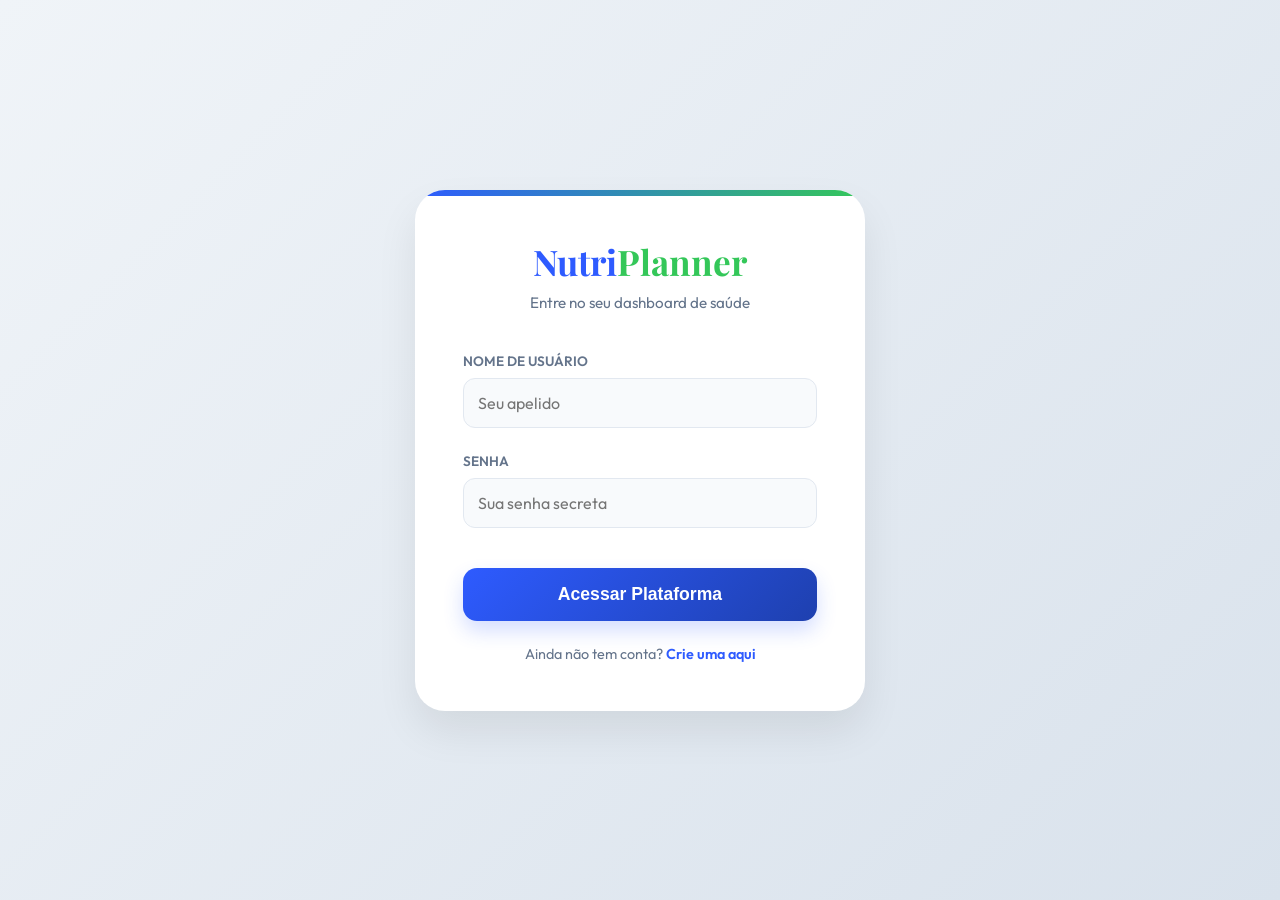
<file: index.html>
<!DOCTYPE html>
<html lang="pt-BR">
<head>
    <meta charset="UTF-8">
    <meta name="viewport" content="width=device-width, initial-scale=1.0">
    <title>Gerador de Cardápios Inteligente | NutriPlanner</title>
    <!-- Importando fontes modernas -->
    <link href="https://fonts.googleapis.com/css2?family=Outfit:wght@300;400;600&family=Playfair+Display:wght@700&display=swap" rel="stylesheet">
    
    <style>        :root {
            --primary-blue: #2E5BFF;
            --primary-green: #34C759;
            --primary-blue-soft: #E3F2FD;
            --bg-soft: #F8FAFC;
            --text-main: #1E293B;
            --white: #FFFFFF;
            --shadow: 0 10px 30px rgba(0, 0, 0, 0.05);
            --border-radius: 20px;
            --transition: all 0.4s cubic-bezier(0.165, 0.84, 0.44, 1);
        }

        * { margin: 0; padding: 0; box-sizing: border-box; }

        body {
            font-family: 'Outfit', sans-serif;
            background-color: var(--bg-soft);
            color: var(--text-main);
            line-height: 1.6;
        }

        .app-container { display: flex; min-height: 100vh; }
        /* SIDEBAR HARMONIZATION REFINED */
        .sidebar {
            width: 320px;
            background: var(--white);
            padding: 2.5rem 1.5rem;
            box-shadow: 4px 0 30px rgba(0, 0, 0, 0.03);
            z-index: 100;
            display: flex;
            flex-direction: column;
            gap: 2rem;
            position: sticky;
            top: 0;
            height: 100vh;
            border-right: 1px solid var(--border);
            overflow-y: auto;
        }

        .logo { margin-bottom: 0.5rem; text-align: center; }
        .logo h1 { font-family: 'Playfair Display', serif; font-size: 1.8rem; color: var(--primary-blue); letter-spacing: -0.5px; }
        .logo span { color: var(--primary-green); }

        .nav-sections { 
            display: flex; 
            flex-direction: column; 
            gap: 0.5rem;
            padding-bottom: 1.5rem;
            border-bottom: 1px solid var(--border);
        }
        
        .nav-link {
            display: flex; align-items: center; gap: 12px;
            padding: 12px 16px; text-decoration: none;
            color: #64748B; font-weight: 500;
            border-radius: 12px; background: transparent;
            transition: var(--transition); border: 1px solid transparent;
            font-size: 0.95rem;
        }
        .nav-link:hover { background: var(--primary-blue-soft); color: var(--primary-blue); }
        .nav-link.active { background: var(--primary-blue-soft); color: var(--primary-blue); font-weight: 600; border-color: rgba(46, 91, 255, 0.1); }

        .filter-section { display: flex; flex-direction: column; gap: 1rem; }
        
        .filter-section h3 {
            font-size: 0.7rem;
            text-transform: uppercase;
            letter-spacing: 1.5px;
            color: #94A3B8;
            padding-left: 0.5rem;
            opacity: 0.8;
        }

        .select-group { display: flex; flex-direction: column; gap: 0.5rem; }

        .radio-item {
            display: flex; align-items: center; gap: 12px;
            cursor: pointer; padding: 10px 14px;
            background: #F8FAFC; border: 1px solid transparent;
            border-radius: 10px; transition: var(--transition);
        }

        .radio-item:hover { border-color: var(--primary-blue); background: white; box-shadow: 0 4px 12px rgba(0,0,0,0.03); }
        .radio-item input { accent-color: var(--primary-blue); width: 16px; height: 16px; }
        .radio-item span { font-size: 0.85rem; font-weight: 450; color: #475569; }

        .generate-btn {
            background: linear-gradient(135deg, var(--primary-blue) 0%, #1E40AF 100%);
            color: var(--white);
            border: none;
            padding: 1.1rem;
            border-radius: 14px;
            font-size: 0.95rem;
            font-weight: 600;
            cursor: pointer;
            transition: var(--transition);
            box-shadow: 0 10px 25px rgba(46, 91, 255, 0.2);
            margin-top: 1rem;
            width: 100%;
        }

        .generate-btn:hover { transform: translateY(-2px); box-shadow: 0 15px 30px rgba(46, 91, 255, 0.3); }

        /* MAIN CONTENT OVERHAUL */
        .main-content { flex: 1; padding: 2.5rem 4rem; max-width: 1600px; margin: 0 auto; }

        .header-content {
            display: flex; justify-content: space-between; align-items: center;
            margin-bottom: 2.5rem; padding-bottom: 1.5rem; border-bottom: 1px solid var(--border);
        }

        .header-text h2 { font-family: 'Playfair Display', serif; font-size: 2.4rem; color: var(--text-main); line-height: 1.1; margin-bottom: 0.5rem; }
        .header-text p { color: #64748B; font-size: 1rem; }

        .cost-display {
            background: var(--white);
            padding: 0.7rem 1.5rem;
            border-radius: 12px;
            box-shadow: var(--shadow);
            border-left: 4px solid var(--primary-green);
            font-weight: 600;
            color: var(--text-main);
            white-space: nowrap;
        }

        .cost-display span { color: var(--primary-blue); font-size: 1.2rem; margin-left: 6px; }

        /* GRID SYSTEM REFINED */
        .menu-grid {
            display: grid;
            grid-template-columns: repeat(7, 1fr);
            gap: 1rem;
        }

        .day-card {
            background: var(--white);
            border-radius: 16px;
            padding: 1.2rem;
            box-shadow: var(--shadow);
            border-top: 4px solid var(--primary-blue);
            transition: var(--transition);
            animation: fadeIn 0.6s ease forwards;
            display: flex;
            flex-direction: column;
        }

        .day-card:hover { transform: translateY(-5px); border-top-color: var(--primary-green); box-shadow: 0 15px 35px rgba(0,0,0,0.08); }

        .day-card h4 { font-size: 0.95rem; margin-bottom: 1rem; color: var(--primary-blue); border-bottom: 1px solid #F1F5F9; padding-bottom: 6px; }

        .meal-box { margin-bottom: 1rem; }
        .meal-tag { font-size: 0.6rem; text-transform: uppercase; font-weight: 700; color: var(--primary-green); display: block; margin-bottom: 2px; opacity: 0.8; }
        .meal-name { font-size: 0.85rem; font-weight: 500; color: #334155; line-height: 1.2; }

        .empty-state { grid-column: 1 / span 7; text-align: center; padding: 12rem 2rem; border: 2px dashed #CBD5E1; border-radius: 24px; color: #94A3B8; font-size: 1rem; background: rgba(255,255,255,0.5); }

        @keyframes fadeIn { from { opacity: 0; transform: translateY(15px); } to { opacity: 1; transform: translateY(0); } }

        /* RESPONSIVE UPGRADES */
        @media (max-width: 1500px) { .menu-grid { grid-template-columns: repeat(4, 1fr); } }
        @media (max-width: 1200px) { .menu-grid { grid-template-columns: repeat(3, 1fr); } }
        @media (max-width: 1000px) {
            .app-container { flex-direction: column; }
            .sidebar { width: 100%; height: auto; position: static; padding: 1.5rem; border-right: none; border-bottom: 1px solid var(--border); flex-direction: row; flex-wrap: wrap; justify-content: space-between; align-items: flex-start; }
            .logo { width: 100%; border-bottom: 1px solid var(--border); padding-bottom: 1rem; margin-bottom: 1.5rem; }
            .nav-sections { width: 48%; border-bottom: none; }
            .filter-section { width: 48%; }
            .menu-grid { grid-template-columns: repeat(2, 1fr); gap: 1.5rem; padding: 1rem; }
            .header-content { flex-direction: column; gap: 1rem; text-align: center; }
        }
        @media (max-width: 650px) {
            .nav-sections, .filter-section { width: 100%; }
            .menu-grid { grid-template-columns: 1fr; }
        }

        /* DARK MODE OVERRIDES */
        body.dark-theme {
            --bg-soft: #0F172A;
            --white: #1E293B;
            --text-main: #F8FAFC;
            --primary-blue-soft: #334155;
            --border: #334155;
            --shadow: 0 10px 30px rgba(0, 0, 0, 0.3);
        }

        body.dark-theme .sidebar { border-right-color: #334155; }
        body.dark-theme .nav-link { color: #CBD5E1; }
        body.dark-theme .nav-link:hover { background: #334155; color: white; }
        body.dark-theme .radio-item { border-color: #334155; }
        body.dark-theme .radio-item span { color: #94A3B8; }
        body.dark-theme .header-content { border-bottom-color: #334155; }
        body.dark-theme .meal-name { color: #CBD5E1; }
        body.dark-theme .empty-state { border-color: #334155; }
    </style>
</head>
<body>

    <div class="app-container">
        <!-- SIDEBAR -->
        <aside class="sidebar">
            <div class="logo"><h1>Nutri<span>Planner</span></h1></div>

            <nav class="nav-sections">
                <a href="index.html" class="nav-link active">🥗 Gerador</a>
                <a href="dieta_andre.html" class="nav-link">👤 Meu Plano</a>
                <button class="nav-link" id="theme-toggle" style="width: 100%; border: none; cursor: pointer; text-align: left; background: transparent;">
                    🌓 Alternar Tema
                </button>
                <div id="userDisplay" style="margin-top: 1rem; padding: 10px; font-size: 0.8rem; color: var(--text-soft); border-top: 1px solid var(--border); display: flex; justify-content: space-between; align-items: center;">
                    <span id="welcomeName">Olá, Usuário</span>
                    <button onclick="logout()" style="background: none; border: none; color: #DC2626; cursor: pointer; font-weight: 600;">Sair</button>
                </div>
            </nav>

            <div class="filter-section">
                <h3>💰 Orçamento</h3>
                <div class="select-group">
                    <label class="radio-item"><input type="radio" name="budget" value="economico" checked><span>Econômico (R$ 10)</span></label>
                    <label class="radio-item"><input type="radio" name="budget" value="padrao"><span>Padrão (R$ 25)</span></label>
                    <label class="radio-item"><input type="radio" name="budget" value="premium"><span>Premium (R$ 50)</span></label>
                </div>
            </div>

            <div class="filter-section">
                <h3>🥬 Dieta</h3>
                <div class="select-group">
                    <label class="radio-item"><input type="radio" name="diet" value="todos" checked><span>Sem restrições</span></label>
                    <label class="radio-item"><input type="radio" name="diet" value="vegetarian"><span>Vegetariana</span></label>
                    <label class="radio-item"><input type="radio" name="diet" value="fit"><span>Fit / Saudável</span></label>
                </div>
            </div>

            <div class="filter-section">
                <h3>🎯 Objetivo</h3>
                <div class="select-group">
                    <label class="radio-item"><input type="radio" name="goal" value="todos" checked><span>Todos</span></label>
                    <label class="radio-item"><input type="radio" name="goal" value="perder-peso"><span>Perder Peso</span></label>
                    <label class="radio-item"><input type="radio" name="goal" value="ganho-massa"><span>Ganho de Massa</span></label>
                </div>
            </div>

            <div class="filter-section">
                <h3>🍽️ Refeições</h3>
                <div class="select-group">
                    <label class="radio-item"><input type="checkbox" name="meal-type" value="Café" checked><span>Café da Manhã</span></label>
                    <label class="radio-item"><input type="checkbox" name="meal-type" value="Almoço" checked><span>Almoço</span></label>
                    <label class="radio-item"><input type="checkbox" name="meal-type" value="Jantar" checked><span>Jantar</span></label>
                </div>
            </div>

            <button class="generate-btn" id="btn-gerar">Atualizar Cardápio</button>
        </aside>

        <!-- MAIN -->
        <main class="main-content">
            <header class="header-content">
                <div class="header-text">
                    <h2>Weekly Planner</h2>
                    <p>Variedade garantida e controle de gastos.</p>
                </div>
                <div class="cost-display" id="cost-info">
                    Custo Semanal: <span id="total-cost">R$ 0,00</span>
                </div>
            </header>

            <div class="menu-grid" id="container">
                <div class="empty-state">Personalize seus filtros e o cardápio será gerado automaticamente.</div>
            </div>
        </main>
    </div>

    <!-- JAVASCRIPT -->
    <script>
        // AUTH GUARD
        const sessionUser = JSON.parse(localStorage.getItem('sessionUser'));
        if (!sessionUser) {
            window.location.href = 'login.html';
        } else {
            document.getElementById('welcomeName').innerText = `Logado: ${sessionUser.username}`;
        }

        function logout() {
            localStorage.removeItem('sessionUser');
            window.location.href = 'login.html';
        }

        /**
         * 1. BASE DE DADOS ROBUSTA (Incluindo Objetivo)
         * Propriedades: nome, tipo, preco, dieta, objetivo
         */
        const database = [
            // CAFÉ DA MANHÃ
            { nome: "Tapioca com Ovo e Queijo", tipo: "Café", preco: "economico", dieta: "vegetarian", objetivo: "todos" },
            { nome: "Cuscuz Nordestino com Manteiga", tipo: "Café", preco: "economico", dieta: "vegetarian", objetivo: "todos" },
            { nome: "Pão Francês com Ovos Mexidos", tipo: "Café", preco: "economico", dieta: "vegetarian", objetivo: "ganho-massa" },
            { nome: "Mingau de Aveia com Canela", tipo: "Café", preco: "economico", dieta: "fit", objetivo: "perder-peso" },
            { nome: "Iogurte Natural com Farelo de Aveia", tipo: "Café", preco: "economico", dieta: "fit", objetivo: "perder-peso" },
            { nome: "Omelete de Batata Doce", tipo: "Café", preco: "economico", dieta: "fit", objetivo: "ganho-massa" },
            
            { nome: "Panqueca de Banana e Mel", tipo: "Café", preco: "padrao", dieta: "fit", objetivo: "perder-peso" },
            { nome: "Bowl de Iogurte com Morangos", tipo: "Café", preco: "padrao", dieta: "vegetarian", objetivo: "todos" },
            { nome: "Omelete de Ervas Finas", tipo: "Café", preco: "padrao", dieta: "fit", objetivo: "ganho-massa" },
            { nome: "Sanduíche Natural de Atum", tipo: "Café", preco: "padrao", dieta: "tradicional", objetivo: "perder-peso" },
            { nome: "Shakshuka (Ovos no Molho de Tomate)", tipo: "Café", preco: "padrao", dieta: "vegetarian", objetivo: "ganho-massa" },
            { nome: "Waffle de Whey com Morango", tipo: "Café", preco: "padrao", dieta: "fit", objetivo: "ganho-massa" },

            { nome: "Avocado Toast com Ovo Pochê", tipo: "Café", preco: "premium", dieta: "vegetarian", objetivo: "ganho-massa" },
            { nome: "Smoothie de Frutas Vermelhas", tipo: "Café", preco: "premium", dieta: "fit", objetivo: "perder-peso" },
            { nome: "Croissant com Cream Cheese", tipo: "Café", preco: "premium", dieta: "vegetarian", objetivo: "todos" },
            { nome: "Pancetta e Ovos de Codorna", tipo: "Café", preco: "premium", dieta: "tradicional", objetivo: "ganho-massa" },
            { nome: "Steak and Eggs de Primeira", tipo: "Café", preco: "premium", dieta: "tradicional", objetivo: "ganho-massa" },
            { nome: "Ovos Benedict com Salmão", tipo: "Café", preco: "premium", dieta: "tradicional", objetivo: "todos" },

            // ALMOÇO
            { nome: "Arroz, Feijão e Iscas de Frango", tipo: "Almoço", preco: "economico", dieta: "tradicional", objetivo: "ganho-massa" },
            { nome: "Macarrão Alho e Óleo com Vegetais", tipo: "Almoço", preco: "economico", dieta: "vegetarian", objetivo: "todos" },
            { nome: "Lentilha Temperada com Arroz Integral", tipo: "Almoço", preco: "economico", dieta: "fit", objetivo: "perder-peso" },
            { nome: "Salada de Grão de Bico e Ovos", tipo: "Almoço", preco: "economico", dieta: "vegetarian", objetivo: "todos" },
            { nome: "Omelete de Atum com Salada", tipo: "Almoço", preco: "economico", dieta: "fit", objetivo: "ganho-massa" },
            { nome: "Picadinho de Carne Moída com Legumes", tipo: "Almoço", preco: "economico", dieta: "tradicional", objetivo: "todos" },

            { nome: "Strogonoff de Frango com Batata Palha", tipo: "Almoço", preco: "padrao", dieta: "tradicional", objetivo: "ganho-massa" },
            { nome: "Filé de Tilápia com Purê de Batata", tipo: "Almoço", preco: "padrao", dieta: "fit", objetivo: "perder-peso" },
            { nome: "Lasanha de Berinjela com Queijo", tipo: "Almoço", preco: "padrao", dieta: "vegetarian", objetivo: "todos" },
            { nome: "Bowl de Quinoa, Frango e Brócolis", tipo: "Almoço", preco: "padrao", dieta: "tradicional", objetivo: "todos" },
            { nome: "Peito de Frango com Arroz Negro", tipo: "Almoço", preco: "padrao", dieta: "fit", objetivo: "ganho-massa" },
            { nome: "Moqueca de Ovos Especial", tipo: "Almoço", preco: "padrao", dieta: "vegetarian", objetivo: "perder-peso" },

            { nome: "Salmão Grelhado com Aspargos", tipo: "Almoço", preco: "premium", dieta: "fit", objetivo: "perder-peso" },
            { nome: "Risoto de Funghi Secchi", tipo: "Almoço", preco: "premium", dieta: "vegetarian", objetivo: "todos" },
            { nome: "Filé Mignon ao Molho de Vinho", tipo: "Almoço", preco: "premium", dieta: "tradicional", objetivo: "ganho-massa" },
            { nome: "Moqueca de Palmito Especial", tipo: "Almoço", preco: "premium", dieta: "vegetarian", objetivo: "todos" },
            { nome: "T-Bone Steak com Legumes Grelhados", tipo: "Almoço", preco: "premium", dieta: "tradicional", objetivo: "ganho-massa" },
            { nome: "Bacallhau à Lagareiro", tipo: "Almoço", preco: "premium", dieta: "tradicional", objetivo: "perder-peso" },

            // JANTAR
            { nome: "Sopa de Ervilha com Torradas", tipo: "Jantar", preco: "economico", dieta: "vegetarian", objetivo: "todos" },
            { nome: "Wrap de Alface com Frango Desfiado", tipo: "Jantar", preco: "economico", dieta: "tradicional", objetivo: "perder-peso" },
            { nome: "Omelete Recheado com Espinafre", tipo: "Jantar", preco: "economico", dieta: "vegetarian", objetivo: "todos" },
            { nome: "Crepioca de Queijo e Tomate", tipo: "Jantar", preco: "economico", dieta: "vegetarian", objetivo: "todos" },
            { nome: "Caldo de Carne com Legumes", tipo: "Jantar", preco: "economico", dieta: "tradicional", objetivo: "ganho-massa" },
            { nome: "Sopa de Abóbora Detox", tipo: "Jantar", preco: "economico", dieta: "fit", objetivo: "perder-peso" },

            { nome: "Canja de Galinha Caseira", tipo: "Jantar", preco: "padrao", dieta: "tradicional", objetivo: "ganho-massa" },
            { nome: "Salada Caesar com Croutons", tipo: "Jantar", preco: "padrao", dieta: "vegetarian", objetivo: "perder-peso" },
            { nome: "Sopa de Abóbora com Gengibre", tipo: "Jantar", preco: "padrao", dieta: "fit", objetivo: "perder-peso" },
            { nome: "Torta de Frango com Salada Verde", tipo: "Jantar", preco: "padrao", dieta: "tradicional", objetivo: "todos" },
            { nome: "Frango com Batata Doce Assada", tipo: "Jantar", preco: "padrao", dieta: "fit", objetivo: "ganho-massa" },
            { nome: "Escondidinho de Mandioca com Carne", tipo: "Jantar", preco: "padrao", dieta: "tradicional", objetivo: "ganho-massa" },

            { nome: "Poke de Salmão e Cream Cheese", tipo: "Jantar", preco: "premium", dieta: "tradicional", objetivo: "ganho-massa" },
            { nome: "Nhoque de Batata Doce ao Pesto", tipo: "Jantar", preco: "premium", dieta: "fit", objetivo: "perder-peso" },
            { nome: "Quiche de Alho Poró Premium", tipo: "Jantar", preco: "premium", dieta: "vegetarian", objetivo: "todos" },
            { nome: "Filé de Badejo ao Forno", tipo: "Jantar", preco: "premium", dieta: "fit", objetivo: "perder-peso" },
            { nome: "Carpaccio de Carne e Mix de Ervas", tipo: "Jantar", preco: "premium", dieta: "tradicional", objetivo: "perder-peso" },
            { nome: "Sushi Sashimi Combo", tipo: "Jantar", preco: "premium", dieta: "tradicional", objetivo: "todos" }
        ];

        const priceMap = { "economico": 10, "padrao": 25, "premium": 50 };
        const btnGerar = document.getElementById('btn-gerar');
        const container = document.getElementById('container');
        const totalDisplay = document.getElementById('total-cost');
        const sidebar = document.querySelector('.sidebar');

        // Função para capturar filtros e gerar cardápio
        function handleUpdate() {
            const budget = document.querySelector('input[name="budget"]:checked').value;
            const diet = document.querySelector('input[name="diet"]:checked').value;
            const goal = document.querySelector('input[name="goal"]:checked').value;
            const selectedMeals = Array.from(document.querySelectorAll('input[name="meal-type"]:checked')).map(cb => cb.value);
            
            gerarCardapio(budget, diet, goal, selectedMeals);
        }

        // Eventos de entrada para atualização automática
        sidebar.addEventListener('change', handleUpdate);
        btnGerar.addEventListener('click', handleUpdate);

        function gerarCardapio(budget, diet, goal, selectedMeals) {
            container.innerHTML = '';
            let totalWeeklyCost = 0;
            const dias = ["Segunda", "Terça", "Quarta", "Quinta", "Sexta", "Sábado", "Domingo"];

            if (selectedMeals.length === 0) {
                container.innerHTML = '<div class="empty-state">Selecione ao menos um tipo de refeição.</div>';
                totalDisplay.innerText = "R$ 0,00";
                return;
            }

            /**
             * LÓGICA DE FILTRAGEM
             */
            const filteredPool = database.filter(r => {
                const matchBudget = r.preco === budget;
                // Ajuste rigoroso da dieta: 
                // Se o usuário selecionou 'todos', aceita tudo. 
                // Se selecionou 'vegetarian' ou 'fit', o prato deve ter exatamente essa tag.
                const matchDiet = (diet === 'todos') || (r.dieta === diet);
                const matchGoal = (goal === 'todos') || (r.objetivo === goal || r.objetivo === 'todos');
                return matchBudget && matchDiet && matchGoal;
            });

            if (filteredPool.length === 0) {
                container.innerHTML = '<div class="empty-state">Ops! Não há opções que atendam a todos os filtros simultaneamente. Tente flexibilizar suas escolhas!</div>';
                totalDisplay.innerText = "R$ 0,00";
                return;
            }

            // Separar e embaralhar as categorias
            let cafes = shuffleArray(filteredPool.filter(r => r.tipo === "Café"));
            let almocos = shuffleArray(filteredPool.filter(r => r.tipo === "Almoço"));
            let jantares = shuffleArray(filteredPool.filter(r => r.tipo === "Jantar"));

            dias.forEach((dia, i) => {
                const dayCard = document.createElement('div');
                dayCard.className = 'day-card';
                let cardContent = `<h4>${dia}</h4>`;
                
                let dailyCost = 0;

                selectedMeals.forEach(type => {
                    let pool = [];
                    let tag = "";
                    if (type === "Café") { pool = cafes; tag = "☕ Café"; }
                    else if (type === "Almoço") { pool = almocos; tag = "🍛 Almoço"; }
                    else if (type === "Jantar") { pool = jantares; tag = "🥗 Jantar"; }

                    const meal = pool.length > 0 ? pool[i % pool.length] : null;
                    
                    if (meal) {
                        dailyCost += priceMap[budget];
                        cardContent += `<div class="meal-box"><span class="meal-tag">${tag}</span><p class="meal-name">${meal.nome}</p></div>`;
                    } else {
                        // O fallback agora também respeita a dieta para evitar sugerir carne para vegetarianos
                        const fallback = database.find(r => r.tipo === type && r.preco === budget && (diet === 'todos' || r.dieta === diet));
                        if (fallback) {
                            dailyCost += priceMap[budget];
                            cardContent += `<div class="meal-box"><span class="meal-tag">${tag}</span><p class="meal-name">${fallback.nome} (Sugestão)</p></div>`;
                        } else {
                            cardContent += `<div class="meal-box"><span class="meal-tag">${tag}</span><p class="meal-name">Sem opções disponíveis</p></div>`;
                        }
                    }
                });

                totalWeeklyCost += dailyCost;
                dayCard.innerHTML = cardContent;
                container.appendChild(dayCard);
            });

            totalDisplay.innerText = `R$ ${totalWeeklyCost.toLocaleString('pt-BR', { minimumFractionDigits: 2 })}`;
        }

        function shuffleArray(array) {
            return array.sort(() => Math.random() - 0.5);
        }

        // DARK MODE LOGIC
        const themeToggle = document.getElementById('theme-toggle');
        const body = document.body;

        themeToggle.addEventListener('click', () => {
            body.classList.toggle('dark-theme');
            const isDark = body.classList.contains('dark-theme');
            localStorage.setItem('theme', isDark ? 'dark' : 'light');
            updateThemeButton(isDark);
        });

        function updateThemeButton(isDark) {
            themeToggle.innerHTML = isDark ? '☀️ Modo Claro' : '🌓 Modo Escuro';
        }

        if (localStorage.getItem('theme') === 'dark') {
            body.classList.add('dark-theme');
            updateThemeButton(true);
        }

        // Lógica de Link Ativo na Sidebar
        const currentPath = window.location.pathname.split("/").pop() || "index.html";
        document.querySelectorAll('.nav-link').forEach(link => {
            if (link.getAttribute('href') === currentPath) {
                link.classList.add('active');
            } else {
                link.classList.remove('active');
            }
        });

        // Geração inicial
        handleUpdate();
    </script>
</body>
</html>
</file>
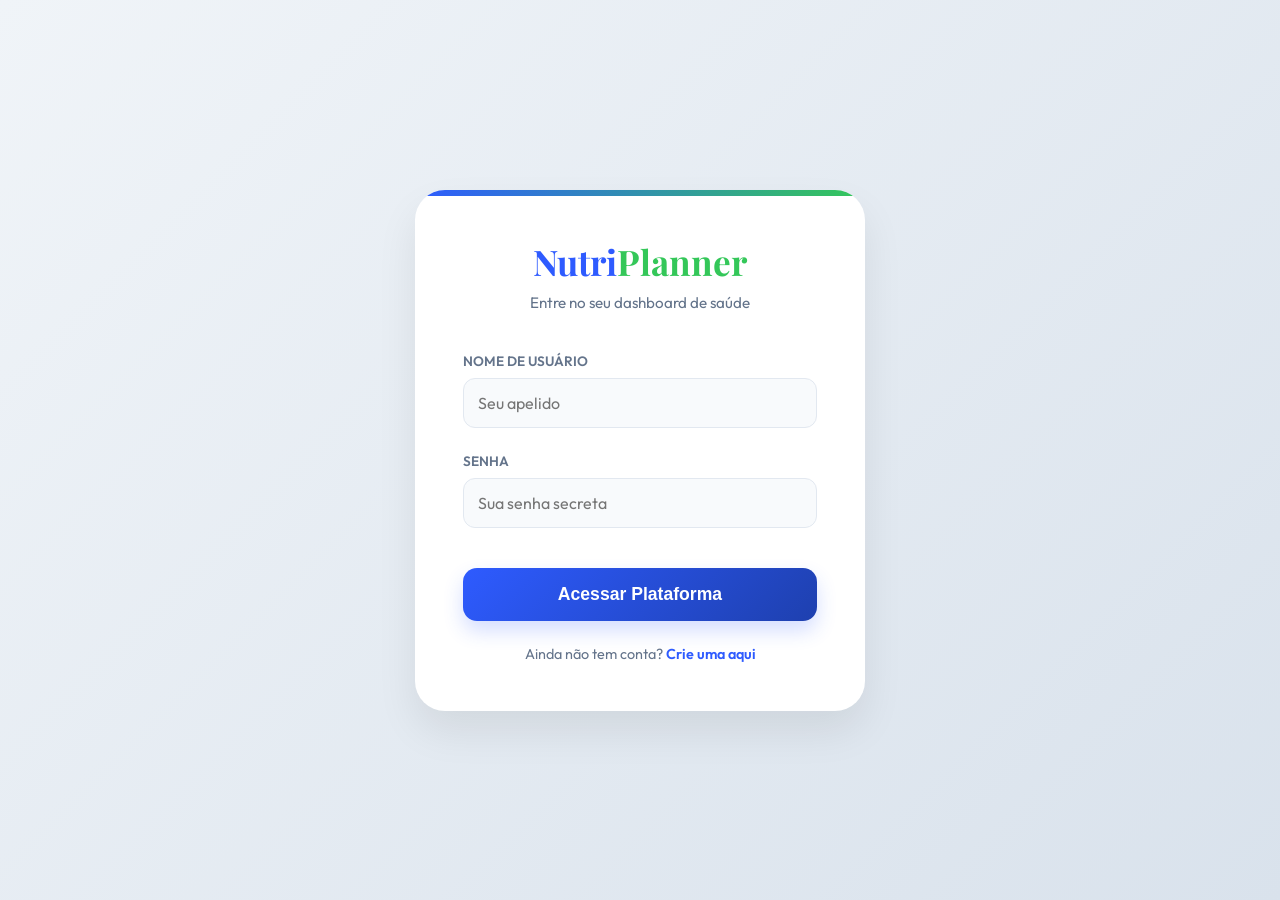
<file: login.html>
<!DOCTYPE html>
<html lang="pt-BR">
<head>
    <meta charset="UTF-8">
    <meta name="viewport" content="width=device-width, initial-scale=1.0">
    <title>NutriPlanner | Login</title>
    <link href="https://fonts.googleapis.com/css2?family=Outfit:wght@300;400;600&family=Playfair+Display:wght@700&display=swap" rel="stylesheet">
    <style>
        :root {
            --primary-blue: #2E5BFF;
            --primary-green: #34C759;
            --bg-soft: #F0F4F8;
            --white: #FFFFFF;
            --text-main: #1E293B;
            --text-soft: #64748B;
            --border: #E2E8F0;
            --shadow: 0 20px 40px rgba(0, 0, 0, 0.08);
            --transition: all 0.3s ease;
        }

        * { margin:0; padding:0; box-sizing: border-box; }

        body {
            font-family: 'Outfit', sans-serif;
            background: linear-gradient(135deg, #F0F4F8 0%, #D9E2EC 100%);
            height: 100vh;
            display: flex;
            align-items: center;
            justify-content: center;
            color: var(--text-main);
        }

        .auth-card {
            background: var(--white);
            width: 100%;
            max-width: 450px;
            padding: 3rem;
            border-radius: 30px;
            box-shadow: var(--shadow);
            text-align: center;
            position: relative;
            overflow: hidden;
        }

        .auth-card::before {
            content: '';
            position: absolute;
            top: 0; left: 0; width: 100%; height: 6px;
            background: linear-gradient(to right, var(--primary-blue), var(--primary-green));
        }

        .logo h1 { font-family: 'Playfair Display', serif; font-size: 2.2rem; color: var(--primary-blue); margin-bottom: 0.5rem; }
        .logo span { color: var(--primary-green); }
        .subtitle { color: var(--text-soft); font-size: 0.95rem; margin-bottom: 2.5rem; }

        .input-group { text-align: left; margin-bottom: 1.5rem; }
        .input-group label { display: block; font-size: 0.85rem; font-weight: 600; color: var(--text-soft); margin-bottom: 8px; }
        .input-group input {
            width: 100%;
            padding: 14px;
            border-radius: 12px;
            border: 1px solid var(--border);
            background: #F8FAFC;
            font-family: inherit;
            font-size: 1rem;
            outline: none;
            transition: var(--transition);
        }
        .input-group input:focus { border-color: var(--primary-blue); background: white; box-shadow: 0 0 0 4px rgba(46, 91, 255, 0.1); }

        .auth-btn {
            width: 100%;
            padding: 16px;
            background: linear-gradient(135deg, var(--primary-blue) 0%, #1E40AF 100%);
            color: white;
            border: none;
            border-radius: 14px;
            font-size: 1.1rem;
            font-weight: 600;
            cursor: pointer;
            transition: var(--transition);
            margin-top: 1rem;
            box-shadow: 0 10px 20px rgba(46, 91, 255, 0.2);
        }
        .auth-btn:hover { transform: translateY(-3px); box-shadow: 0 15px 30px rgba(46, 91, 255, 0.3); }

        .toggle-link { margin-top: 1.5rem; font-size: 0.9rem; color: var(--text-soft); }
        .toggle-link a { color: var(--primary-blue); text-decoration: none; font-weight: 600; cursor: pointer; }

        .error-msg { background: #FEE2E2; color: #DC2626; padding: 10px; border-radius: 8px; font-size: 0.85rem; margin-bottom: 1.5rem; display: none; }
    </style>
</head>
<body>

    <div class="auth-card">
        <div class="logo"><h1>Nutri<span>Planner</span></h1></div>
        <p class="subtitle" id="authSubtitle">Entre no seu dashboard de saúde</p>

        <div id="errorBox" class="error-msg"></div>

        <div class="input-group">
            <label>NOME DE USUÁRIO</label>
            <input type="text" id="username" placeholder="Seu apelido">
        </div>

        <div class="input-group">
            <label>SENHA</label>
            <input type="password" id="password" placeholder="Sua senha secreta">
        </div>

        <button id="authBtn" class="auth-btn">Acessar Plataforma</button>

        <p class="toggle-link" id="toggleLink">Ainda não tem conta? <a onclick="toggleMode()">Crie uma aqui</a></p>
    </div>

    <script>
        let isLoginMode = true;
        const users = JSON.parse(localStorage.getItem('nutriAppUsers')) || [];

        const authBtn = document.getElementById('authBtn');
        const authSubtitle = document.getElementById('authSubtitle');
        const toggleLink = document.getElementById('toggleLink');
        const errorBox = document.getElementById('errorBox');
        
        const userInput = document.getElementById('username');
        const passInput = document.getElementById('password');

        function toggleMode() {
            isLoginMode = !isLoginMode;
            authSubtitle.innerText = isLoginMode ? 'Entre no seu dashboard de saúde' : 'Cadastre seu novo perfil NutriPlanner';
            authBtn.innerText = isLoginMode ? 'Acessar Plataforma' : 'Criar minha conta';
            toggleLink.innerHTML = isLoginMode ? 'Ainda não tem conta? <a onclick="toggleMode()">Crie uma aqui</a>' : 'Já tem conta? <a onclick="toggleMode()">Faça login aqui</a>';
            errorBox.style.display = 'none';
        }

        authBtn.addEventListener('click', () => {
            const username = userInput.value.trim().toLowerCase();
            const password = passInput.value;

            if (!username || !password) {
                showError('Preencha todos os campos!');
                return;
            }

            if (isLoginMode) {
                const user = users.find(u => u.username === username && u.password === password);
                if (user) {
                    localStorage.setItem('sessionUser', JSON.stringify(user));
                    window.location.href = 'index.html';
                } else {
                    showError('Usuário ou senha incorretos!');
                }
            } else {
                if (users.find(u => u.username === username)) {
                    showError('Este nome de usuário já existe!');
                } else {
                    const newUser = { username, password };
                    users.push(newUser);
                    localStorage.setItem('nutriAppUsers', JSON.stringify(users));
                    showError('Conta criada! Faça login para entrar.', 'green');
                    toggleMode();
                }
            }
        });

        function showError(msg, color = 'red') {
            errorBox.innerText = msg;
            errorBox.style.display = 'block';
            errorBox.style.background = color === 'green' ? '#DCFCE7' : '#FEE2E2';
            errorBox.style.color = color === 'green' ? '#166534' : '#DC2626';
        }

        // Se já logado, redireciona
        if (localStorage.getItem('sessionUser')) {
            window.location.href = 'index.html';
        }
    </script>
</body>
</html>
</file>
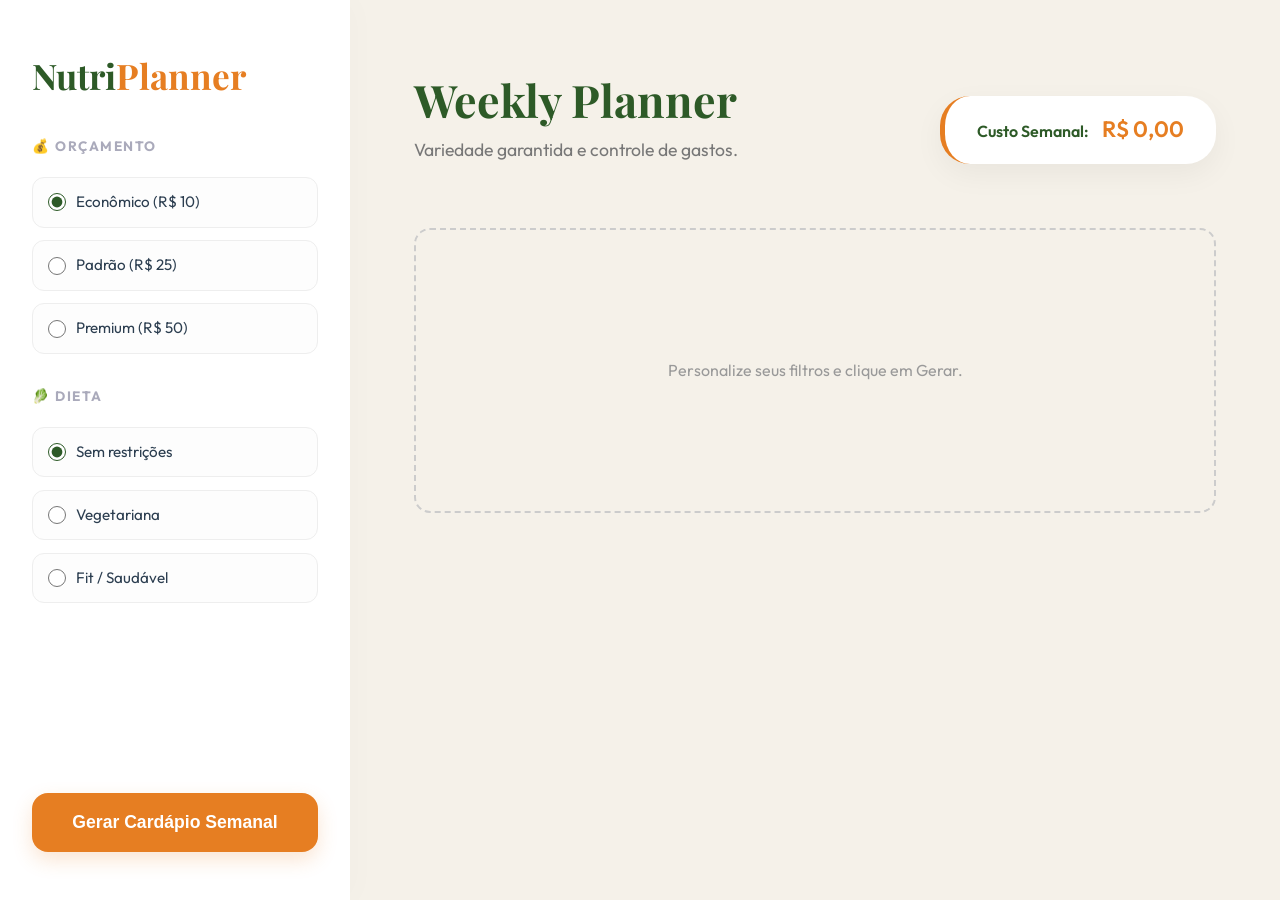
<file: test_menu.html>
<!DOCTYPE html>
<html lang="pt-BR">
<head>
    <meta charset="UTF-8">
    <meta name="viewport" content="width=device-width, initial-scale=1.0">
    <title>Gerador de Cardápios Inteligente | NutriPlanner</title>
    <!-- Importando fontes modernas -->
    <link href="https://fonts.googleapis.com/css2?family=Outfit:wght@300;400;600&family=Playfair+Display:wght@700&display=swap" rel="stylesheet">
    
    <style>
        :root {
            --primary-green: #2D5A27;
            --primary-green-light: #4A7C44;
            --bg-beige: #F5F1E9;
            --accent-orange: #E67E22;
            --text-dark: #2C3E50;
            --white: #FFFFFF;
            --shadow: 0 10px 30px rgba(0, 0, 0, 0.05);
            --border-radius: 16px;
            --transition: all 0.4s cubic-bezier(0.165, 0.84, 0.44, 1);
        }

        * { margin: 0; padding: 0; box-sizing: border-box; }

        body {
            font-family: 'Outfit', sans-serif;
            background-color: var(--bg-beige);
            color: var(--text-dark);
            line-height: 1.6;
        }

        .app-container { display: flex; min-height: 100vh; }

        /* SIDEBAR */
        .sidebar {
            width: 350px;
            background: var(--white);
            padding: 3rem 2rem;
            box-shadow: 4px 0 30px rgba(0, 0, 0, 0.02);
            z-index: 100;
            display: flex;
            flex-direction: column;
            gap: 2rem;
            position: sticky;
            top: 0;
            height: 100vh;
        }

        .logo h1 { font-family: 'Playfair Display', serif; font-size: 2.2rem; color: var(--primary-green); }
        .logo span { color: var(--accent-orange); }

        .filter-section h3 {
            font-size: 0.85rem;
            text-transform: uppercase;
            letter-spacing: 1.5px;
            color: #AAB;
            margin-bottom: 1.2rem;
        }

        .select-group { display: flex; flex-direction: column; gap: 0.8rem; }

        .radio-item {
            display: flex; align-items: center; gap: 10px;
            cursor: pointer; padding: 12px 15px;
            background: #fdfdfd; border: 1px solid #eee;
            border-radius: 12px; transition: var(--transition);
        }

        .radio-item:hover { border-color: var(--primary-green); background: #fff; }
        .radio-item input { accent-color: var(--primary-green); width: 18px; height: 18px; }
        .radio-item span { font-size: 0.95rem; }

        .generate-btn {
            margin-top: auto;
            background: var(--accent-orange);
            color: var(--white);
            border: none;
            padding: 1.2rem;
            border-radius: var(--border-radius);
            font-size: 1.1rem;
            font-weight: 600;
            cursor: pointer;
            transition: var(--transition);
            box-shadow: 0 8px 20px rgba(230, 126, 34, 0.2);
        }

        .generate-btn:hover { transform: translateY(-3px); background: #D35400; }

        /* MAIN CONTENT */
        .main-content { flex: 1; padding: 4rem; max-width: 1400px; margin: 0 auto; }

        .header-content {
            display: flex; justify-content: space-between; align-items: flex-end;
            margin-bottom: 4rem;
        }

        .header-text h2 { font-family: 'Playfair Display', serif; font-size: 2.8rem; color: var(--primary-green); }
        .header-text p { color: #777; font-size: 1.1rem; }

        .cost-display {
            background: var(--white);
            padding: 1rem 2rem;
            border-radius: 30px;
            box-shadow: var(--shadow);
            border-left: 5px solid var(--accent-orange);
            font-weight: 600;
            color: var(--primary-green);
        }

        .cost-display span { color: var(--accent-orange); font-size: 1.4rem; margin-left: 10px; }

        /* GRID SYSTEM */
        .menu-grid {
            display: grid;
            grid-template-columns: repeat(7, 1fr);
            gap: 1.5rem;
        }

        .day-card {
            background: var(--white);
            border-radius: var(--border-radius);
            padding: 1.5rem;
            box-shadow: var(--shadow);
            border-top: 4px solid var(--primary-green);
            transition: var(--transition);
            animation: fadeIn 0.6s ease forwards;
        }

        .day-card:hover { transform: translateY(-5px); }

        .day-card h4 { font-size: 1.1rem; margin-bottom: 1.2rem; color: var(--primary-green); border-bottom: 1px solid #f0f0f0; padding-bottom: 5px; }

        .meal-box { margin-bottom: 1rem; }
        .meal-box:last-child { margin-bottom: 0; }
        .meal-tag { font-size: 0.65rem; text-transform: uppercase; font-weight: 700; color: var(--accent-orange); display: block; margin-bottom: 2px; }
        .meal-name { font-size: 0.95rem; font-weight: 500; color: var(--text-dark); line-height: 1.2; }

        .empty-state { grid-column: 1 / span 7; text-align: center; padding: 8rem; border: 2px dashed #CCC; border-radius: var(--border-radius); color: #999; }

        @keyframes fadeIn { from { opacity: 0; transform: translateY(15px); } to { opacity: 1; transform: translateY(0); } }

        /* RESPONSIVE */
        @media (max-width: 1400px) { .menu-grid { grid-template-columns: repeat(4, 1fr); } }
        @media (max-width: 1000px) {
            .app-container { flex-direction: column; }
            .sidebar { width: 100%; height: auto; position: static; padding: 2rem; }
            .menu-grid { grid-template-columns: repeat(2, 1fr); }
            .header-content { flex-direction: column; align-items: center; gap: 2rem; text-align: center; }
        }
        @media (max-width: 600px) { .menu-grid { grid-template-columns: 1fr; } }
    </style>
</head>
<body>

    <div class="app-container">
        <!-- SIDEBAR -->
        <aside class="sidebar">
            <div class="logo"><h1>Nutri<span>Planner</span></h1></div>

            <div class="filter-section">
                <h3>💰 Orçamento</h3>
                <div class="select-group">
                    <label class="radio-item"><input type="radio" name="budget" value="economico" checked><span>Econômico (R$ 10)</span></label>
                    <label class="radio-item"><input type="radio" name="budget" value="padrao"><span>Padrão (R$ 25)</span></label>
                    <label class="radio-item"><input type="radio" name="budget" value="premium"><span>Premium (R$ 50)</span></label>
                </div>
            </div>

            <div class="filter-section">
                <h3>🥬 Dieta</h3>
                <div class="select-group">
                    <label class="radio-item"><input type="radio" name="diet" value="todos" checked><span>Sem restrições</span></label>
                    <label class="radio-item"><input type="radio" name="diet" value="vegetarian"><span>Vegetariana</span></label>
                    <label class="radio-item"><input type="radio" name="diet" value="fit"><span>Fit / Saudável</span></label>
                </div>
            </div>

            <button class="generate-btn" id="btn-gerar">Gerar Cardápio Semanal</button>
        </aside>

        <!-- MAIN -->
        <main class="main-content">
            <header class="header-content">
                <div class="header-text">
                    <h2>Weekly Planner</h2>
                    <p>Variedade garantida e controle de gastos.</p>
                </div>
                <div class="cost-display" id="cost-info">
                    Custo Semanal: <span id="total-cost">R$ 0,00</span>
                </div>
            </header>

            <div class="menu-grid" id="container">
                <div class="empty-state">Personalize seus filtros e clique em Gerar.</div>
            </div>
        </main>
    </div>

    <!-- JAVASCRIPT -->
    <script>
        const database = [
            // CAFÉ DA MANHÃ (12 opções)
            { nome: "Tapioca com Ovo e Queijo", tipo: "Café", preco: "economico", dieta: "vegetarian" },
            { nome: "Cuscuz Nordestino com Manteiga", tipo: "Café", preco: "economico", dieta: "vegetarian" },
            { nome: "Pão Francês com Ovos Mexidos", tipo: "Café", preco: "economico", dieta: "todos" },
            { nome: "Mingau de Aveia com Canela", tipo: "Café", preco: "economico", dieta: "fit" },
            { nome: "Panqueca de Banana e Mel", tipo: "Café", preco: "padrao", dieta: "fit" },
            { nome: "Bowl de Iogurte com Morangos", tipo: "Café", preco: "padrao", dieta: "vegetarian" },
            { nome: "Omelete de Ervas Finas", tipo: "Café", preco: "padrao", dieta: "fit" },
            { nome: "Sanduíche Natural de Atum", tipo: "Café", preco: "padrao", dieta: "todos" },
            { nome: "Avocado Toast com Ovo Pochê", tipo: "Café", preco: "premium", dieta: "vegetarian" },
            { nome: "Smoothie de Frutas Vermelhas", tipo: "Café", preco: "premium", dieta: "fit" },
            { nome: "Croissant com Cream Cheese", tipo: "Café", preco: "premium", dieta: "todos" },
            { nome: "Pancetta e Ovos de Codorna", tipo: "Café", preco: "premium", dieta: "todos" },

            // ALMOÇO (12 opções)
            { nome: "Arroz, Feijão e Iscas de Frango", tipo: "Almoço", preco: "economico", dieta: "todos" },
            { nome: "Macarrão Alho e Óleo com Vegetais", tipo: "Almoço", preco: "economico", dieta: "vegetarian" },
            { nome: "Lentilha Temperada com Arroz Integral", tipo: "Almoço", preco: "economico", dieta: "fit" },
            { nome: "Saladão de Grão de Bico e Ovos", tipo: "Almoço", preco: "economico", dieta: "vegetarian" },
            { nome: "Strogonoff de Frango com Batata Palha", tipo: "Almoço", preco: "padrao", dieta: "todos" },
            { nome: "Filé de Tilápia com Purê de Batata", tipo: "Almoço", preco: "padrao", dieta: "fit" },
            { nome: "Lasanha de Berinjela com Queijo", tipo: "Almoço", preco: "padrao", dieta: "vegetarian" },
            { nome: "Bowl de Quinoa, Frango e Brócolis", tipo: "Almoço", preco: "padrao", dieta: "fit" },
            { nome: "Salmão Grelhado com Aspargos", tipo: "Almoço", preco: "premium", dieta: "fit" },
            { nome: "Risoto de Funghi Secchi", tipo: "Almoço", preco: "premium", dieta: "vegetarian" },
            { nome: "Filé Mignon ao Molho de Vinho", tipo: "Almoço", preco: "premium", dieta: "todos" },
            { nome: "Moqueca de Palmito Especial", tipo: "Almoço", preco: "premium", dieta: "vegetarian" },

            // JANTAR (10 opções)
            { nome: "Sopa de Ervilha com Torradas", tipo: "Jantar", preco: "economico", dieta: "vegetarian" },
            { nome: "Wrap de Alface com Frango Desfiado", tipo: "Jantar", preco: "economico", dieta: "fit" },
            { nome: "Omelete Recheado com Espinafre", tipo: "Jantar", preco: "economico", dieta: "vegetarian" },
            { nome: "Crepioca de Queijo e Tomate", tipo: "Jantar", preco: "economico", dieta: "vegetarian" },
            { nome: "Canja de Galinha Caseira", tipo: "Jantar", preco: "padrao", dieta: "todos" },
            { nome: "Salada Caesar com Croutons", tipo: "Jantar", preco: "padrao", dieta: "vegetarian" },
            { nome: "Sopa de Abóbora com Gengibre", tipo: "Jantar", preco: "padrao", dieta: "fit" },
            { nome: "Torta de Frango com Salada Verde", tipo: "Jantar", preco: "padrao", dieta: "todos" },
            { nome: "Poke de Salmão e Cream Cheese", tipo: "Jantar", preco: "premium", dieta: "todos" },
            { nome: "Nhoque de Batata Doce ao Pesto", tipo: "Jantar", preco: "premium", dieta: "fit" },
            { nome: "Quiche de Alho Poró Premium", tipo: "Jantar", preco: "premium", dieta: "vegetarian" },
            { nome: "Filé de Badejo ao Forno", tipo: "Jantar", preco: "premium", dieta: "fit" }
        ];

        const priceMap = { "economico": 10, "padrao": 25, "premium": 50 };
        const btnGerar = document.getElementById('btn-gerar');
        const container = document.getElementById('container');
        const totalDisplay = document.getElementById('total-cost');

        btnGerar.addEventListener('click', () => {
            const budget = document.querySelector('input[name="budget"]:checked').value;
            const diet = document.querySelector('input[name="diet"]:checked').value;
            gerarCardapio(budget, diet);
        });

        function shuffleArray(array) {
            return array.sort(() => Math.random() - 0.5);
        }

        function gerarCardapio(budget, diet) {
            container.innerHTML = '';
            let totalWeeklyCost = 0;
            const dias = ["Segunda", "Terça", "Quarta", "Quinta", "Sexta", "Sábado", "Domingo"];

            const filteredPool = database.filter(r => {
                const matchBudget = r.preco === budget;
                const matchDiet = (diet === 'todos') || (r.dieta === diet || r.dieta === 'todos');
                return matchBudget && matchDiet;
            });

            if (filteredPool.length === 0) {
                container.innerHTML = '<div class="empty-state">Ops! Tente mudar os filtros.</div>';
                totalDisplay.innerText = "R$ 0,00";
                return;
            }

            let cafes = shuffleArray(filteredPool.filter(r => r.tipo === "Café"));
            let almocos = shuffleArray(filteredPool.filter(r => r.tipo === "Almoço"));
            let jantares = shuffleArray(filteredPool.filter(r => r.tipo === "Jantar"));

            dias.forEach((dia, index) => {
                // Sorteio sem repetição usando o índice e embaralhamento
                const cafe = cafes[index % cafes.length];
                const almoco = almocos[index % almocos.length];
                const jantar = jantares[index % jantares.length];

                totalWeeklyCost += (priceMap[budget] * 3);

                const card = document.createElement('div');
                card.className = 'day-card';
                card.innerHTML = `
                    <h4>${dia}</h4>
                    <div class="meal-box"><span class="meal-tag">☕ Café</span><p class="meal-name">${cafe.nome}</p></div>
                    <div class="meal-box"><span class="meal-tag">🍛 Almoço</span><p class="meal-name">${almoco.nome}</p></div>
                    <div class="meal-box"><span class="meal-tag">🥗 Jantar</span><p class="meal-name">${jantar.nome}</p></div>
                `;
                container.appendChild(card);
            });

            totalDisplay.innerText = `R$ ${totalWeeklyCost.toLocaleString('pt-BR', { minimumFractionDigits: 2 })}`;
        }
    </script>
</body>
</html>
</file>
